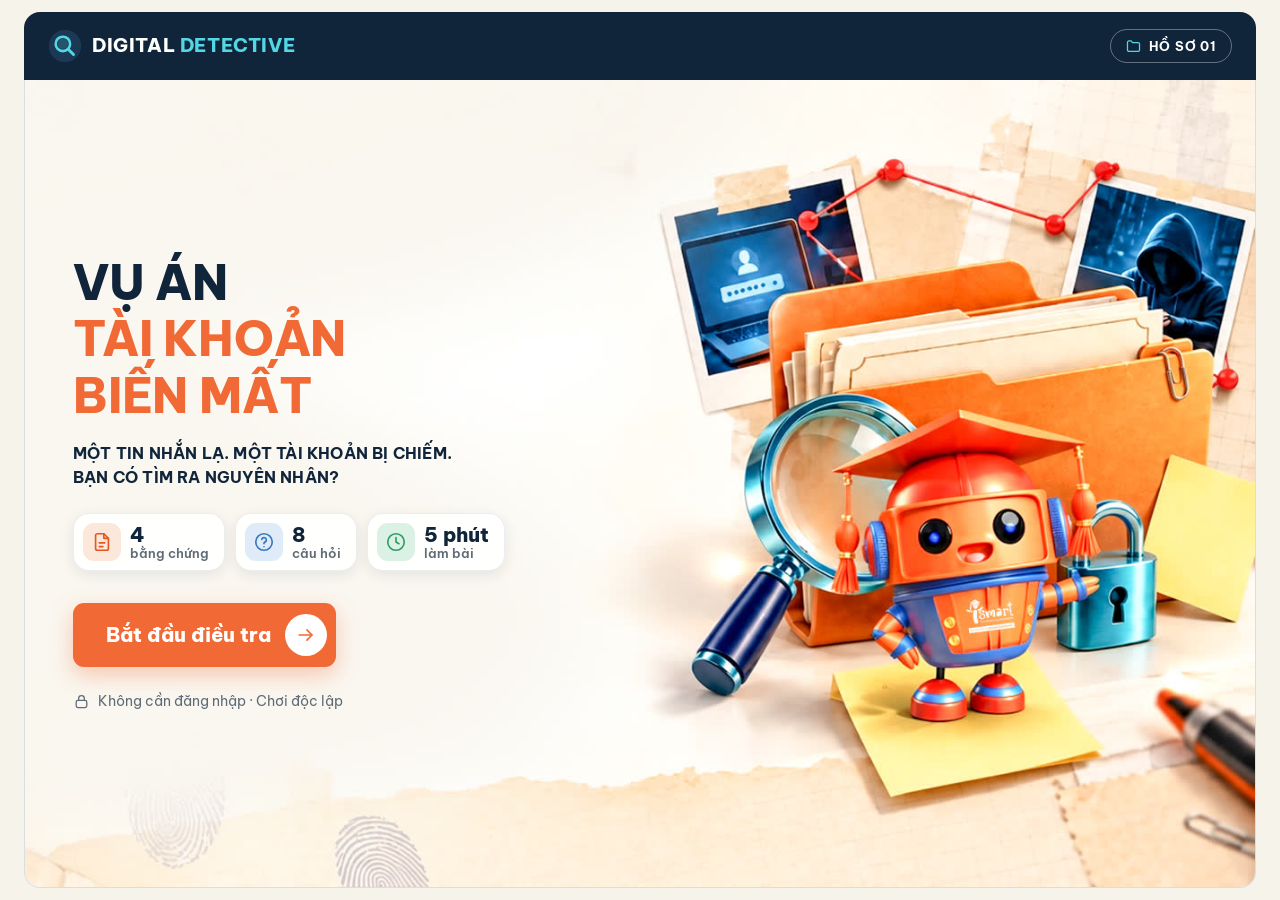
<file: index.html>
<!DOCTYPE html>
<html lang="vi">
<head>
  <meta charset="utf-8">
  <title>Digital Detective — Vụ án tài khoản biến mất</title>
  <meta name="viewport" content="width=device-width, initial-scale=1, viewport-fit=cover">
  <meta name="description" content="Mini game điều tra an toàn số dành cho học sinh THCS: đọc 4 bằng chứng, trả lời 8 câu hỏi trong 5 phút.">
  <meta name="theme-color" content="#10243A">
  <meta name="color-scheme" content="light">
  <meta name="apple-mobile-web-app-capable" content="yes">
  <meta name="apple-mobile-web-app-status-bar-style" content="black-translucent">
  <link rel="manifest" href="manifest.webmanifest">
  <link rel="icon" href="assets/img/logo.svg" type="image/svg+xml">
  <link rel="apple-touch-icon" href="assets/img/logo.svg">
  <!-- Tải sẵn toàn bộ font và hình của cả 4 màn ngay lần vào đầu tiên, để mất mạng
       giữa lượt không làm thiếu chữ hay thiếu hình ở các màn sau. -->
  <link rel="preload" href="assets/fonts/QdVPSTAyLFyeg_IDWvOJmVES_Hw4BXoKZA.woff2" as="font" type="font/woff2" crossorigin><!-- 400 vi -->
  <link rel="preload" href="assets/fonts/QdVPSTAyLFyeg_IDWvOJmVES_Hw3BXo.woff2" as="font" type="font/woff2" crossorigin><!-- 400 latin -->
  <link rel="preload" href="assets/fonts/QdVMSTAyLFyeg_IDWvOJmVES_HToIW86Rb0bcw.woff2" as="font" type="font/woff2" crossorigin><!-- 600 vi -->
  <link rel="preload" href="assets/fonts/QdVMSTAyLFyeg_IDWvOJmVES_HToIW81Rb0.woff2" as="font" type="font/woff2" crossorigin><!-- 600 latin -->
  <link rel="preload" href="assets/fonts/QdVMSTAyLFyeg_IDWvOJmVES_HSMIG86Rb0bcw.woff2" as="font" type="font/woff2" crossorigin><!-- 700 vi -->
  <link rel="preload" href="assets/fonts/QdVMSTAyLFyeg_IDWvOJmVES_HSMIG81Rb0.woff2" as="font" type="font/woff2" crossorigin><!-- 700 latin -->
  <link rel="preload" href="assets/fonts/QdVMSTAyLFyeg_IDWvOJmVES_HSQI286Rb0bcw.woff2" as="font" type="font/woff2" crossorigin><!-- 800 vi -->
  <link rel="preload" href="assets/fonts/QdVMSTAyLFyeg_IDWvOJmVES_HSQI281Rb0.woff2" as="font" type="font/woff2" crossorigin><!-- 800 latin -->
  <link rel="preload" href="assets/img/background-main.jpg" as="image" type="image/jpeg">
  <link rel="preload" href="assets/img/background-2.jpg" as="image" type="image/jpeg">
  <link rel="preload" href="assets/img/evidence-1.webp" as="image" type="image/webp">
  <link rel="stylesheet" href="assets/css/app.css">
</head>
<body>
  <div id="app"></div>

  <!-- iPad dựng đứng hoặc viewport dưới 960 CSS px: chặn chơi, dữ liệu và đồng hồ vẫn giữ nguyên -->
  <div class="rotate-gate" role="alert">
    <div>
      <svg class="icon" viewBox="0 0 24 24" width="56" height="56" fill="none" stroke="currentColor"
           stroke-width="1.6" stroke-linecap="round" stroke-linejoin="round" aria-hidden="true">
        <rect x="2.5" y="7" width="19" height="11" rx="2"></rect>
        <path d="M8 3.6a8 8 0 0 1 8 0"></path>
        <path d="M13.6 2.2 16.2 3.6 14.8 6.2"></path>
      </svg>
      <h2>Xoay iPad ngang để chơi</h2>
      <p>Trên máy tính, hãy mở cửa sổ trình duyệt rộng hơn 960&nbsp;px. Bài làm và đồng hồ của bạn vẫn đang được giữ nguyên.</p>
    </div>
  </div>

  <noscript>
    <div style="max-width:40em;margin:15vh auto;padding:0 24px;font-family:sans-serif;color:#10243A">
      <h1>Cần bật JavaScript</h1>
      <p>Trò chơi Digital Detective chạy hoàn toàn trên trình duyệt. Hãy bật JavaScript rồi tải lại trang.</p>
    </div>
  </noscript>

  <script type="module" src="src/app.js"></script>
  <script>
    // Service worker để app chạy lại được khi mất mạng sau lần tải đầu.
    //
    // Phần dưới xử lý chuyện phát hành bản mới. Mặc định của service worker
    // là bản mới nằm chờ cho tới khi ĐÓNG HẾT tab của trang — chỉ bấm tải
    // lại thì vẫn thấy giao diện cũ. Ở gian hàng không ai đóng hết tab, nên
    // phải chủ động thay.
    //
    // Nhưng cũng không được thay giữa lượt chơi, nên trang chỉ nhắn
    // SKIP_WAITING khi không có học sinh nào đang làm bài.
    if ('serviceWorker' in navigator && location.protocol.startsWith('http')) {
      window.addEventListener('load', async () => {
        let reg;
        try {
          reg = await navigator.serviceWorker.register('sw.js');
        } catch (err) {
          console.warn('[sw] không đăng ký được:', err);
          return;
        }

        const dangLamBai = () => {
          try {
            return window.__dd && window.__dd.getView() === 'playing';
          } catch (_) {
            return false;
          }
        };

        const thayKhiRanh = () => {
          if (reg.waiting && !dangLamBai()) {
            reg.waiting.postMessage({ type: 'SKIP_WAITING' });
          }
        };

        // Lần đầu cài đặt cũng phát controllerchange, nhưng lúc đó chưa có
        // controller cũ nên không cần tải lại.
        const daCoController = !!navigator.serviceWorker.controller;
        let daTaiLai = false;
        navigator.serviceWorker.addEventListener('controllerchange', () => {
          if (!daCoController || daTaiLai) return;
          daTaiLai = true;
          location.reload();
        });

        reg.addEventListener('updatefound', () => {
          const sw = reg.installing;
          if (!sw) return;
          sw.addEventListener('statechange', () => {
            if (sw.state === 'installed') thayKhiRanh();
          });
        });

        thayKhiRanh();
        // Nếu lúc phát hiện bản mới có em đang làm bài thì chờ, nộp xong mới thay.
        setInterval(thayKhiRanh, 10000);
      });
    }
  </script>
</body>
</html>
</file>
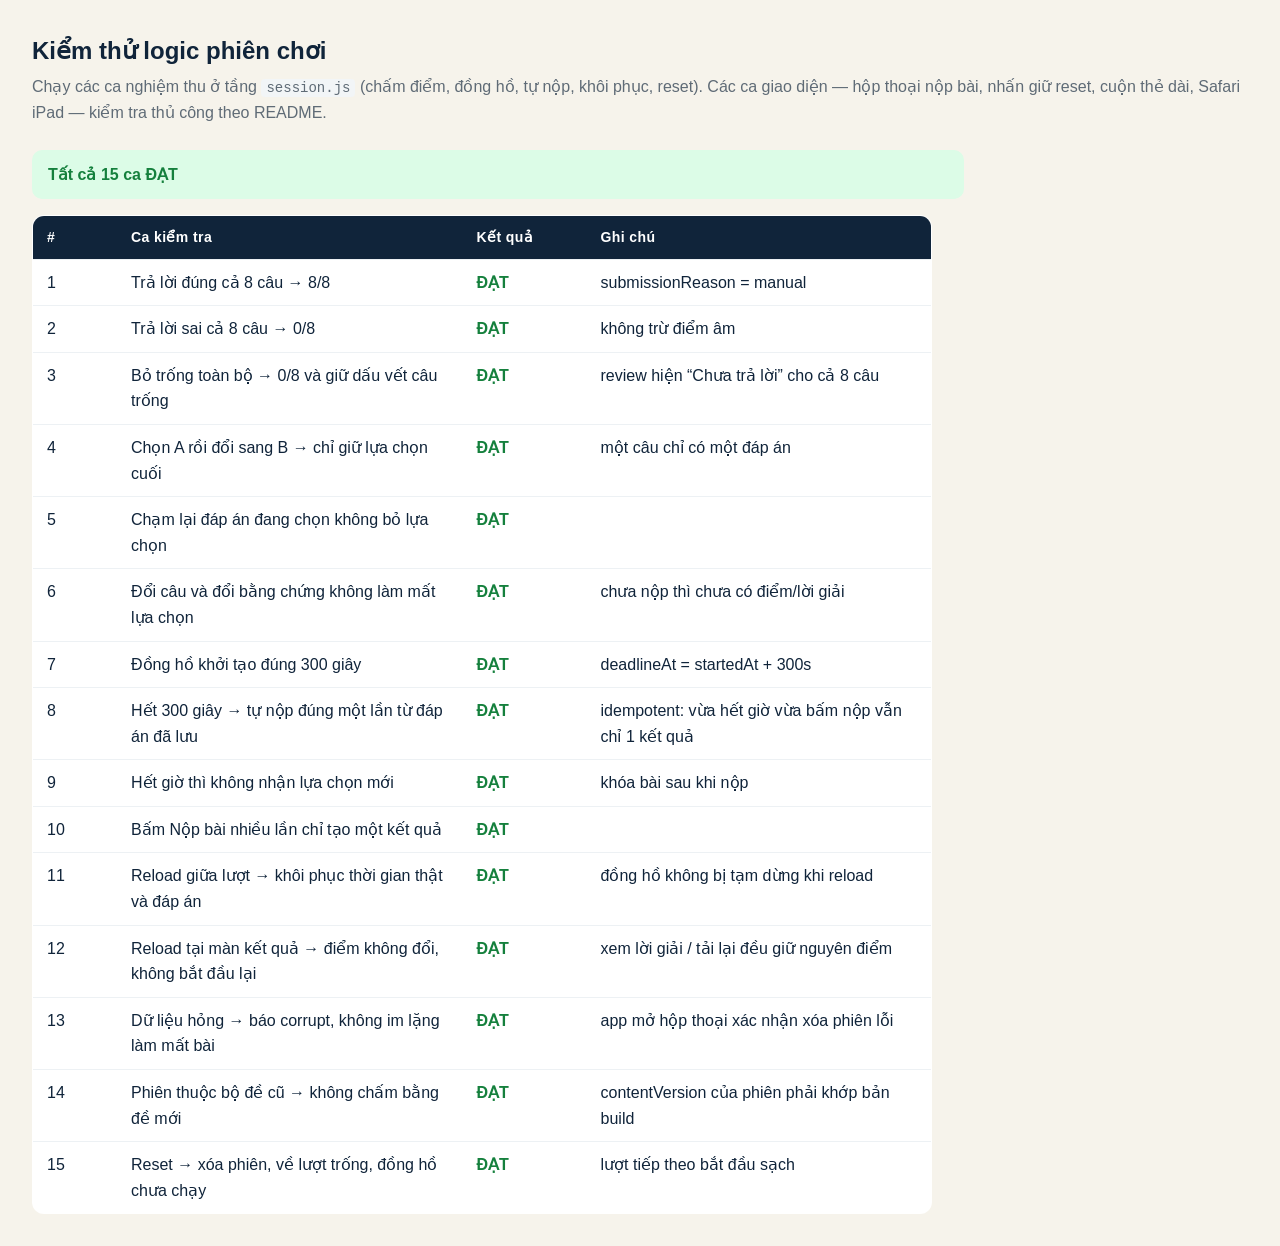
<file: tools/acceptance.html>
<!DOCTYPE html>
<html lang="vi">
<head>
  <meta charset="utf-8">
  <title>Digital Detective — Kiểm thử logic phiên chơi</title>
  <meta name="viewport" content="width=device-width, initial-scale=1">
  <style>
    body { font: 16px/1.6 -apple-system, 'Segoe UI', sans-serif; color: #10243A;
           background: #F6F3EB; margin: 0; padding: 32px; }
    h1 { font-size: 24px; margin: 0 0 4px; }
    p.sub { color: #5F6B76; margin: 0 0 24px; }
    table { border-collapse: collapse; width: 100%; max-width: 900px; background: #fff;
            border: 1px solid #D8DEE4; border-radius: 12px; overflow: hidden; }
    th, td { text-align: left; padding: 10px 14px; border-bottom: 1px solid #EDF1F4; vertical-align: top; }
    th { background: #10243A; color: #fff; font-size: 14px; letter-spacing: .4px; }
    tr:last-child td { border-bottom: none; }
    .ok { color: #15803D; font-weight: 700; }
    .no { color: #C2410C; font-weight: 700; }
    #summary { max-width: 900px; margin: 0 0 16px; padding: 12px 16px; border-radius: 10px;
               font-weight: 700; }
    #summary.pass { background: #DCFCE7; color: #15803D; }
    #summary.fail { background: #FEE7DC; color: #C2410C; }
    code { background: #F2F5F7; padding: 1px 5px; border-radius: 4px; font-size: 14px; }
  </style>
</head>
<body>
  <h1>Kiểm thử logic phiên chơi</h1>
  <p class="sub">
    Chạy các ca nghiệm thu ở tầng <code>session.js</code> (chấm điểm, đồng hồ, tự nộp, khôi phục, reset).
    Các ca giao diện — hộp thoại nộp bài, nhấn giữ reset, cuộn thẻ dài, Safari iPad — kiểm tra thủ công theo README.
  </p>
  <div id="summary">Đang chạy…</div>
  <table>
    <thead><tr><th style="width:56px">#</th><th>Ca kiểm tra</th><th style="width:96px">Kết quả</th><th>Ghi chú</th></tr></thead>
    <tbody id="rows"></tbody>
  </table>

  <script type="module">
    import { QUESTIONS, DURATION_SECONDS } from '../src/content.js';
    import * as S from '../src/session.js';
    import { SESSION_KEY } from '../src/storage.js';

    const KEY_ANSWERS = ['A', 'B', 'B', 'A', 'C', 'B', 'A', 'C'];
    const WRONG_ANSWERS = ['B', 'A', 'A', 'B', 'A', 'A', 'B', 'A'];
    const results = [];

    const reset = () => { localStorage.removeItem(SESSION_KEY); S.clear(); };
    const answerAll = (list) => QUESTIONS.forEach((q, i) => S.setAnswer(q.id, list[i]));

    /** Giả lập trôi thời gian bằng cách kéo lùi startedAt/deadlineAt trong bản lưu. */
    function shiftClock(ms) {
      const raw = JSON.parse(localStorage.getItem(SESSION_KEY));
      raw.startedAt -= ms;
      raw.deadlineAt -= ms;
      localStorage.setItem(SESSION_KEY, JSON.stringify(raw));
    }

    function test(name, fn) {
      try {
        const note = fn() || '';
        results.push({ name, pass: true, note });
      } catch (err) {
        results.push({ name, pass: false, note: err.message });
      }
    }
    const assert = (cond, msg) => { if (!cond) throw new Error(msg); };

    /* ---------------- 1. Chấm điểm ---------------- */

    test('Trả lời đúng cả 8 câu → 8/8', () => {
      reset(); S.start(); answerAll(KEY_ANSWERS);
      const r = S.submit('manual');
      assert(r.score === 8, `điểm = ${r.score}, cần 8`);
      return 'submissionReason = manual';
    });

    test('Trả lời sai cả 8 câu → 0/8', () => {
      reset(); S.start(); answerAll(WRONG_ANSWERS);
      const r = S.submit('manual');
      assert(r.score === 0, `điểm = ${r.score}, cần 0`);
      return 'không trừ điểm âm';
    });

    test('Bỏ trống toàn bộ → 0/8 và giữ dấu vết câu trống', () => {
      reset(); S.start();
      const r = S.submit('manual');
      assert(r.score === 0, `điểm = ${r.score}, cần 0`);
      assert(Object.keys(r.submittedAnswers).length === 0, 'submittedAnswers phải rỗng');
      return 'review hiện “Chưa trả lời” cho cả 8 câu';
    });

    test('Chọn A rồi đổi sang B → chỉ giữ lựa chọn cuối', () => {
      reset(); S.start();
      S.setAnswer('q1', 'A'); S.setAnswer('q1', 'B');
      const s = S.getSession();
      assert(s.progress.answers.q1 === 'B', `đang là ${s.progress.answers.q1}`);
      assert(S.answeredCount() === 1, 'phải đếm đúng 1 câu đã trả lời');
      return 'một câu chỉ có một đáp án';
    });

    test('Chạm lại đáp án đang chọn không bỏ lựa chọn', () => {
      reset(); S.start();
      S.setAnswer('q2', 'B'); S.setAnswer('q2', 'B');
      assert(S.getSession().progress.answers.q2 === 'B', 'lựa chọn bị bỏ');
      return '';
    });

    test('Đổi câu và đổi bằng chứng không làm mất lựa chọn', () => {
      reset(); S.start();
      S.setAnswer('q1', 'A');
      S.setCurrentQuestion('q5'); S.setActiveEvidence('ev3');
      S.setAnswer('q5', 'C');
      S.setCurrentQuestion('q1'); S.setActiveEvidence('ev1');
      const a = S.getSession().progress.answers;
      assert(a.q1 === 'A' && a.q5 === 'C', 'đáp án bị mất khi chuyển qua lại');
      assert(S.getResult() === null, 'chưa nộp mà đã có kết quả');
      return 'chưa nộp thì chưa có điểm/lời giải';
    });

    /* ---------------- 2. Đồng hồ và tự nộp ---------------- */

    test('Đồng hồ khởi tạo đúng 300 giây', () => {
      reset(); S.start();
      const s = S.getSession();
      assert(s.deadlineAt - s.startedAt === DURATION_SECONDS * 1000, 'deadline sai');
      const left = S.remainingMs();
      assert(left > 299_000 && left <= 300_000, `còn lại ${left}ms`);
      return `deadlineAt = startedAt + ${DURATION_SECONDS}s`;
    });

    test('Hết 300 giây → tự nộp đúng một lần từ đáp án đã lưu', () => {
      reset(); S.start();
      S.setAnswer('q1', 'A'); S.setAnswer('q2', 'B');
      shiftClock(301_000);
      const restored = S.restore();
      assert(restored.autoSubmitted, 'không tự nộp khi quá hạn');
      const r = S.getResult();
      assert(r.submissionReason === 'timeout', `lý do nộp = ${r.submissionReason}`);
      assert(r.score === 2, `điểm = ${r.score}, cần 2`);
      const before = r.submittedAt;
      S.submit('manual'); // bấm nộp thêm lần nữa
      assert(S.getResult().submittedAt === before, 'phiên bị chấm lại lần hai');
      return 'idempotent: vừa hết giờ vừa bấm nộp vẫn chỉ 1 kết quả';
    });

    test('Hết giờ thì không nhận lựa chọn mới', () => {
      reset(); S.start();
      shiftClock(301_000);
      S.restore();
      const res = S.setAnswer('q3', 'A');
      assert(!res.accepted, 'vẫn nhận đáp án sau khi hết giờ');
      assert(S.getResult().submittedAnswers.q3 === undefined, 'đáp án lọt vào bài đã nộp');
      return 'khóa bài sau khi nộp';
    });

    test('Bấm Nộp bài nhiều lần chỉ tạo một kết quả', () => {
      reset(); S.start(); answerAll(KEY_ANSWERS);
      const first = S.submit('manual');
      const second = S.submit('manual');
      const third = S.submit('timeout');
      assert(first.submittedAt === second.submittedAt, 'lần 2 tạo kết quả mới');
      assert(first.submittedAt === third.submittedAt, 'timeout ghi đè kết quả manual');
      return '';
    });

    /* ---------------- 3. Khôi phục sau reload ---------------- */

    test('Reload giữa lượt → khôi phục thời gian thật và đáp án', () => {
      reset(); S.start();
      S.setAnswer('q1', 'A'); S.setCurrentQuestion('q4'); S.setActiveEvidence('ev2');
      shiftClock(120_000); // đã trôi 2 phút
      const r = S.restore();
      assert(r.restored && !r.autoSubmitted, 'không khôi phục đúng trạng thái playing');
      const left = S.remainingMs();
      assert(left > 178_000 && left < 181_000, `còn lại ${Math.round(left / 1000)}s, cần ~180s`);
      const s = S.getSession();
      assert(s.progress.answers.q1 === 'A', 'mất đáp án');
      assert(s.progress.currentQuestionId === 'q4', 'mất câu đang xem');
      assert(s.progress.activeEvidenceId === 'ev2', 'mất tab bằng chứng');
      return 'đồng hồ không bị tạm dừng khi reload';
    });

    test('Reload tại màn kết quả → điểm không đổi, không bắt đầu lại', () => {
      reset(); S.start(); answerAll(KEY_ANSWERS);
      const before = S.submit('manual');
      const r = S.restore();
      assert(r.restored, 'không đọc lại được phiên đã nộp');
      assert(S.getSession().status === S.STATUS.RESULT, 'trạng thái không phải result');
      assert(S.getResult().score === before.score, 'điểm thay đổi sau reload');
      assert(S.getResult().submittedAt === before.submittedAt, 'thời điểm nộp thay đổi');
      return 'xem lời giải / tải lại đều giữ nguyên điểm';
    });

    test('Dữ liệu hỏng → báo corrupt, không im lặng làm mất bài', () => {
      reset();
      localStorage.setItem(SESSION_KEY, '{ khong-phai-json');
      const r = S.restore();
      assert(r.corrupt, 'không phát hiện dữ liệu hỏng');
      return 'app mở hộp thoại xác nhận xóa phiên lỗi';
    });

    test('Phiên thuộc bộ đề cũ → không chấm bằng đề mới', () => {
      reset(); S.start(); S.setAnswer('q1', 'A');
      const raw = JSON.parse(localStorage.getItem(SESSION_KEY));
      raw.contentVersion = '0.9.0-cu';
      localStorage.setItem(SESSION_KEY, JSON.stringify(raw));
      const r = S.restore();
      assert(r.corrupt, 'vẫn nhận phiên khác contentVersion');
      return 'contentVersion của phiên phải khớp bản build';
    });

    /* ---------------- 4. Reset của người phụ trách ---------------- */

    test('Reset → xóa phiên, về lượt trống, đồng hồ chưa chạy', () => {
      reset(); S.start(); answerAll(KEY_ANSWERS); S.submit('manual');
      S.clear();
      assert(!S.hasSession(), 'phiên vẫn còn sau reset');
      assert(localStorage.getItem(SESSION_KEY) === null, 'localStorage chưa được dọn');
      assert(S.restore().restored === false, 'vẫn khôi phục được phiên đã xóa');
      assert(S.remainingMs() === DURATION_SECONDS * 1000, 'đồng hồ đang chạy khi chưa vào lượt');
      return 'lượt tiếp theo bắt đầu sạch';
    });

    /* ---------------- Kết xuất ---------------- */

    reset();
    const rows = document.getElementById('rows');
    results.forEach((r, i) => {
      const tr = document.createElement('tr');
      tr.innerHTML = `<td>${i + 1}</td><td></td><td class="${r.pass ? 'ok' : 'no'}">${
        r.pass ? 'ĐẠT' : 'KHÔNG ĐẠT'
      }</td><td></td>`;
      tr.children[1].textContent = r.name;
      tr.children[3].textContent = r.note;
      rows.appendChild(tr);
    });

    const failed = results.filter((r) => !r.pass).length;
    const summary = document.getElementById('summary');
    summary.className = failed ? 'fail' : 'pass';
    summary.textContent = failed
      ? `${failed}/${results.length} ca KHÔNG ĐẠT`
      : `Tất cả ${results.length} ca ĐẠT`;
    window.__acceptance = { total: results.length, failed, results };
  </script>
</body>
</html>
</file>
<file: assets/css/app.css>
@import url('../fonts.css');

/* ================================================================
   1. Token
   ================================================================ */
:root {
  --navy: #10243A;
  --navy-soft: #1B3854;
  --paper: #F6F3EB;
  --surface: #FFFFFF;
  --orange: #F16A36;
  --orange-dark: #D9531F;
  --orange-tint: #FDEDE5;
  --cyan: #54D7E5;
  --cyan-tint: #E3F8FB;
  --cyan-deep: #2FA7BA;
  --muted: #5F6B76;
  --border: #D8DEE4;
  --border-strong: #C2CCD6;
  --danger: #C2410C;

  --r-lg: 16px;
  --r-md: 12px;
  --r-btn: 11px;
  --r-sm: 8px;

  --s1: 8px;
  --s2: 12px;
  --s3: 16px;
  --s4: 24px;
  --s5: 32px;
  --s6: 48px;

  --shadow-sm: 0 2px 6px rgba(16, 36, 58, .06);
  --shadow-md: 0 6px 18px rgba(16, 36, 58, .09);
  --shadow-lg: 0 14px 38px rgba(16, 36, 58, .14);

  --dur: 200ms;
  --ease: cubic-bezier(.22, .61, .36, 1);

  --header-h: 64px;
  --app-max: 1440px;

  /* Thang chữ mặc định cho iPad ngang 1024×768 */
  --fs-body: 16px;
  --fs-lead: 17px;
  --fs-question: 22px;
  --fs-screen-title: 28px;
  --fs-hero: 46px;
}

/* Desktop rộng: tăng khoảng thở và cỡ hình, chữ chỉ nhích nhẹ (không phóng vô hạn) */
@media (min-width: 1180px) {
  :root {
    --fs-body: 17px;
    --fs-lead: 18px;
    --fs-question: 24px;
    --fs-screen-title: 32px;
    --fs-hero: 48px;
    --header-h: 68px;
  }
}
@media (min-width: 1400px) {
  :root {
    --fs-question: 26px;
    --fs-screen-title: 34px;
    --fs-hero: 52px;
  }
}

/* ================================================================
   2. Nền tảng
   ================================================================ */
*,
*::before,
*::after { box-sizing: border-box; }

html, body { height: 100%; }

body {
  margin: 0;
  font-family: 'Be Vietnam Pro', -apple-system, BlinkMacSystemFont, 'Segoe UI', Roboto, sans-serif;
  font-size: var(--fs-body);
  line-height: 1.55;
  color: var(--navy);
  background: var(--paper);
  -webkit-text-size-adjust: 100%;
  -webkit-font-smoothing: antialiased;
  overflow: hidden;              /* không để trang cuộn; chỉ vùng nội dung cuộn */
  overscroll-behavior: none;
}

h1, h2, h3, p, ul, ol { margin: 0; }
ul, ol { padding: 0; list-style: none; }
button { font: inherit; color: inherit; }

.icon { flex: none; display: block; }

.visually-hidden {
  position: absolute; width: 1px; height: 1px;
  margin: -1px; padding: 0; overflow: hidden;
  clip: rect(0 0 0 0); clip-path: inset(50%); white-space: nowrap;
}

:focus-visible {
  outline: 3px solid var(--cyan-deep);
  outline-offset: 2px;
  border-radius: 4px;
}

/* ================================================================
   3. Khung ứng dụng
   ================================================================ */
#app {
  height: 100dvh;
  height: 100vh;
  display: flex;
  flex-direction: column;
  align-items: center;
}
@supports (height: 100dvh) { #app { height: 100dvh; } }

.shell {
  width: 100%;
  max-width: var(--app-max);
  height: 100%;
  display: flex;
  flex-direction: column;
  min-height: 0;
  padding: 0 var(--s3);
}
@media (min-width: 1180px) { .shell { padding: 0 var(--s4); } }

/* ---------- Header ---------- */
.app-header {
  flex: none;
  height: var(--header-h);
  margin-top: var(--s2);
  display: flex;
  align-items: center;
  gap: var(--s3);
  padding: 0 var(--s4);
  background: var(--navy);
  color: #fff;
  border-radius: var(--r-lg) var(--r-lg) 0 0;
}
.brand { display: flex; align-items: center; gap: 10px; }
.brand img { width: 34px; height: 34px; }
.brand-name {
  font-size: 19px; font-weight: 800; letter-spacing: .6px;
  white-space: nowrap;
}
.brand-name em { font-style: normal; color: var(--cyan); }

.header-spacer { flex: 1 1 auto; }

.file-tag {
  display: inline-flex; align-items: center; gap: 7px;
  font-size: 13px; font-weight: 700; letter-spacing: .8px;
  padding: 6px 14px; border-radius: 999px;
  border: 1.5px solid rgba(255, 255, 255, .35);
  color: #fff; white-space: nowrap;
}
.file-tag .icon { color: var(--cyan); }
.file-tag.is-submitted .icon { color: var(--navy); }
.file-tag.is-submitted { background: var(--cyan); border-color: var(--cyan); color: var(--navy); }

/* Đồng hồ + tiến độ trên header màn chơi */
.hud { display: flex; align-items: center; gap: var(--s4); }
.timer {
  display: flex; align-items: center; gap: 8px;
  padding: 7px 16px; border-radius: 999px;
  background: rgba(255, 255, 255, .1);
  border: 1.5px solid rgba(255, 255, 255, .22);
  font-variant-numeric: tabular-nums;
  font-size: 19px; font-weight: 800; letter-spacing: .5px;
  transition: background var(--dur) var(--ease), border-color var(--dur) var(--ease);
}
.timer.is-warning { background: rgba(241, 106, 54, .22); border-color: var(--orange); color: #FFD9C8; }
.progress-read { display: flex; align-items: center; gap: 10px; font-size: 14px; color: #CBD8E4; }
.progress-read b { color: #fff; font-weight: 700; }
.progress-bar {
  width: 104px; height: 8px; border-radius: 999px;
  background: rgba(255, 255, 255, .18); overflow: hidden;
}
.progress-bar span {
  display: block; height: 100%; border-radius: 999px;
  background: var(--cyan);
  transition: width var(--dur) var(--ease);
}

/* ---------- Thân màn ---------- */
.app-main {
  flex: 1 1 auto;
  min-height: 0;
  display: flex;
  flex-direction: column;
  border: 1px solid var(--border);
  border-top: none;
  border-radius: 0 0 var(--r-lg) var(--r-lg);
  background: var(--surface);
  margin-bottom: var(--s2);
  overflow: hidden;
  position: relative;
}

.screen {
  flex: 1 1 auto;
  min-height: 0;
  display: flex;
  flex-direction: column;
  animation: screen-in var(--dur) var(--ease) both;
}
@keyframes screen-in {
  from { opacity: 0; transform: translateY(8px); }
  to   { opacity: 1; transform: none; }
}

/* ================================================================
   4. Nút
   ================================================================ */
.btn {
  display: inline-flex; align-items: center; justify-content: center;
  gap: 10px;
  min-height: 48px; padding: 12px 24px;
  border: 1.5px solid transparent; border-radius: var(--r-btn);
  font-size: var(--fs-body); font-weight: 700;
  background: var(--surface); color: var(--navy);
  white-space: nowrap;
  cursor: pointer;
  transition: background var(--dur) var(--ease), border-color var(--dur) var(--ease),
              transform 120ms var(--ease), box-shadow var(--dur) var(--ease);
  -webkit-tap-highlight-color: transparent;
}
.btn:active { transform: translateY(1px); }

.btn-primary {
  background: var(--orange); color: #fff;
  box-shadow: 0 6px 16px rgba(241, 106, 54, .3);
  font-weight: 800;
}
.btn-primary:hover { background: var(--orange-dark); }

.btn-secondary { border-color: var(--border-strong); background: var(--surface); }
.btn-secondary:hover { border-color: var(--navy-soft); background: #FAFBFC; }

.btn-ghost { background: transparent; color: var(--muted); font-weight: 600; }
.btn-ghost:hover { color: var(--navy); background: #F2F5F7; }

.btn:disabled { opacity: .45; cursor: not-allowed; }
.btn:disabled:active { transform: none; }

.btn-lg { min-height: 60px; font-size: 19px; padding: 14px 34px; }
@media (min-width: 1180px) { .btn-lg { min-height: 64px; font-size: 20px; } }

/* ================================================================
   5. Màn 1 — Chào mừng
   ================================================================ */
/* Chữ nằm trọn trong khoảng trống bên trái của ảnh nền; cụm tang vật
   trong ảnh chiếm khoảng 48% bên phải nên nội dung không được tràn qua. */
.welcome {
  flex-direction: row;
  align-items: center;

  /* Ảnh nền vụ án. Neo về bên PHẢI: ảnh gốc 16:9 còn khung máy là 4:3,
     nên phần bị cắt rơi vào khoảng trống bên trái, không cắt mất cụm
     tang vật (kẹp hồ sơ, robot, ổ khoá) nằm sát mép phải. */
  background: url('../img/background-main.jpg') right center / cover no-repeat;
}
.welcome-copy {
  flex: 0 0 auto;
  width: min(52%, 600px);
  display: flex; flex-direction: column; justify-content: center;
  padding: var(--s5) var(--s3) var(--s5) var(--s6);
  min-width: 0;
}
@media (max-width: 1100px) {
  .welcome-copy { width: 50%; padding: var(--s4) var(--s2) var(--s4) var(--s5); }
}

/* line-height phải rộng hơn chữ Latin vì tiếng Việt viết hoa có dấu chồng
   tầng: Ế và Ấ đội thêm mũ trên dấu sắc, còn Ụ thả dấu nặng xuống dưới.
   Ở 1.04 thì dấu nặng của "VỤ" đụng dấu huyền của "TÀI" ngay bên dưới. */
.hero-title {
  font-size: var(--fs-hero);
  font-weight: 800;
  line-height: 1.18;
  letter-spacing: -.2px;
  margin-bottom: var(--s3);
}
.hero-title span { display: block; }
.hero-title .accent { color: var(--orange); }

.hero-tagline {
  font-size: 15px;
  font-weight: 700;
  line-height: 1.5;
  letter-spacing: .2px;
  text-transform: uppercase;
  color: var(--navy);
  max-width: 24em;
  margin-bottom: var(--s4);
}
@media (min-width: 1180px) { .hero-tagline { font-size: 16px; } }

/* ---- Ba chỉ số: số lớn trên, nhãn nhỏ dưới, ô icon có màu riêng ---- */
/* Ba chip phải nằm gọn một hàng ở 1024px: ở đó chỉ còn ~451px cho cả
   hàng, nên padding và ô icon được giữ chặt. */
.chip-row {
  display: flex; flex-wrap: wrap; gap: 10px;
  margin-bottom: var(--s5);
  list-style: none;
}
.chip {
  display: inline-flex; align-items: center; gap: 9px;
  padding: 9px 15px 9px 9px;
  border: 1px solid rgba(16, 36, 58, .08);
  border-radius: 16px;
  background: rgba(255, 255, 255, .92);
  box-shadow: 0 4px 14px rgba(16, 36, 58, .09);
  white-space: nowrap;
}
.chip-icon {
  display: grid; place-items: center;
  width: 38px; height: 38px; flex: none;
  border-radius: 11px;
}
.chip-icon.tone-orange { background: #FCE7DB; color: #E4581F; }
.chip-icon.tone-blue   { background: #E0EBF9; color: #3579BE; }
.chip-icon.tone-green  { background: #DCF1E5; color: #2F9D62; }

.chip-text { display: flex; flex-direction: column; line-height: 1.15; }
.chip-text b { font-size: 20px; font-weight: 800; color: var(--navy); }
.chip-text small { font-size: 13px; font-weight: 600; color: var(--muted); }

/* ---- Nút chính: mũi tên nằm trong đĩa tròn trắng ---- */
.btn-cta {
  gap: 14px;
  padding: 8px 8px 8px 32px;
  box-shadow: 0 8px 22px rgba(241, 106, 54, .34);
}
.btn-arrow {
  display: grid; place-items: center;
  width: 42px; height: 42px; flex: none;
  border-radius: 50%;
  background: #fff; color: var(--orange);
}
.btn-cta:hover .btn-arrow { color: #D8551F; }

.hero-note {
  display: flex; align-items: center; gap: 8px;
  margin-top: var(--s4);
  font-size: 14px; color: var(--muted);
}
.hero-note .icon { flex: none; }


/* ================================================================
   6. Màn 2 — Nhận vụ án
   ================================================================ */
.briefing { flex-direction: row; }
.briefing-left {
  position: relative;
  flex: 1 1 56%;
  min-width: 0;
  display: flex; flex-direction: column;
  padding: var(--s5) var(--s4) var(--s4) var(--s5);
  overflow: hidden;
}
.briefing-right {
  flex: 0 0 44%;
  display: flex; flex-direction: column; justify-content: center;
  gap: var(--s4);
  padding: var(--s5) var(--s5) var(--s4) var(--s4);
  border-left: 1px solid var(--border);
  background: #FBFDFF;
  min-width: 0;
}
@media (max-width: 1100px) {
  .briefing-left { padding: var(--s4); }
  .briefing-right { padding: var(--s4); }
}

/* Hình minh họa vụ án, tràn hết đáy cột trái. Ảnh gốc vuông nên `cover`
   sẽ cắt phần trên (giá sách, bảng ghim) và giữ lại cụm bàn học — đúng
   khung hình cần thấy. Nằm dưới cùng để tờ ghi chú đè lên được. */
.briefing-scene {
  position: absolute;
  left: 0; right: 0; bottom: 0;
  height: 66%;
  z-index: 0;
  pointer-events: none;
  background: url('../img/background-2.jpg') center bottom / cover no-repeat;

  /* Mép trên mờ dần để hình hoà vào nền giấy. Cần thiết vì khung cắt đổi
     theo kích thước máy: không có lớp này thì ở 1024px ảnh bị cắt ngang
     tấm bảng ghim thành một đường thẳng gắt. */
  -webkit-mask-image: linear-gradient(to bottom, transparent 0, #000 26%);
  mask-image: linear-gradient(to bottom, transparent 0, #000 26%);
}
/* Chữ và tờ ghi chú luôn nằm trên hình minh họa. */
.briefing-left > .screen-title,
.briefing-left > .note-wrap { position: relative; z-index: 1; }

.screen-title { font-size: var(--fs-screen-title); font-weight: 800; line-height: 1.2; }

/* Hai nét vàng nhỏ cạnh tiêu đề, kiểu ghi chú tay */
.has-spark { position: relative; display: inline-block; padding-right: 34px; }
.has-spark::before,
.has-spark::after {
  content: '';
  position: absolute; right: 8px;
  width: 15px; height: 5px; border-radius: 3px;
  background: #F6B93B;
}
.has-spark::before { top: 18%; transform: rotate(-38deg); }
.has-spark::after { top: 42%; right: 2px; transform: rotate(-6deg); }

.note-wrap { position: relative; margin-top: var(--s4); max-width: 560px; }
.note-paper {
  position: relative;
  background: #FFFDF6;
  border: 1px solid #E8E0CE;
  border-radius: 3px;
  padding: var(--s4) var(--s4) var(--s4) 60px;
  font-size: var(--fs-lead);
  line-height: 1.7;
  box-shadow: var(--shadow-md);
  /* mép giấy hơi lệch cho giống tờ ghi chú */
  clip-path: polygon(0 1.2%, 100% 0, 99.4% 99%, .6% 100%);
}
.note-paper::after {
  content: '';
  position: absolute; inset: 0;
  background-image: repeating-linear-gradient(transparent 0 31px, rgba(16, 36, 58, .05) 31px 32px);
  pointer-events: none;
}
.paper-clip {
  position: absolute; top: -18px; left: 20px;
  width: 24px; height: 54px;
  border: 4px solid #A8B6C2;
  border-radius: 13px;
  border-bottom-color: transparent;
  transform: rotate(-8deg);
  z-index: 2;
}
.paper-clip::before {
  content: ''; position: absolute; top: 9px; left: 3px;
  width: 12px; height: 34px;
  border: 4px solid #C3CDD7; border-radius: 8px; border-bottom-color: transparent;
}

/* ---- Tiêu đề "Nhiệm vụ của bạn": icon kẹp giấy + gạch chân vàng ---- */
.missions-title {
  display: flex; align-items: center; gap: 12px;
}
.missions-icon {
  display: grid; place-items: center;
  width: 42px; height: 42px; flex: none;
  color: var(--orange);
}
.underlined { position: relative; }
.underlined::after {
  content: '';
  position: absolute; left: 2px; right: 6px; bottom: -7px;
  height: 5px; border-radius: 3px;
  background: #F6B93B;
  transform: rotate(-.7deg);
}

/* ---- Ba thẻ nhiệm vụ ---- */
.mission-list {
  display: flex; flex-direction: column; gap: 14px;
  margin-top: var(--s4);
  list-style: none;
}
.mission {
  display: flex; align-items: center; gap: 14px;
  padding: 12px 16px;
  border-radius: 16px;
  background: #EAF3FC;
  border: 1px solid #D8E8F7;
  font-size: var(--fs-lead); font-weight: 700;
  color: var(--navy);
}
.mission-badge {
  flex: none; width: 48px; height: 48px; border-radius: 13px;
  display: grid; place-items: center;
  background: #fff; color: #2F6FA8;
  box-shadow: 0 2px 6px rgba(16, 36, 58, .08);
}
.mission-text { flex: 1 1 auto; min-width: 0; }
.mission-index { font-weight: 800; }
/* Mũi tên chỉ là dấu trang trí — thẻ nhiệm vụ không bấm được. */
.mission-chevron { flex: none; color: #8FB4D4; display: grid; place-items: center; }

.timer-note {
  display: flex; align-items: center; gap: 10px;
  font-size: 15px; color: var(--muted);
}
.footnote { font-size: 14px; color: var(--muted); }
.briefing-right .footnote { text-align: right; }
.back-row {
  display: flex; align-items: center; justify-content: space-between;
  gap: var(--s2);
}

/* Cụm được gạch chân cam trên tờ ghi chú: hai mấu chốt của vụ án. */
.note-paper em {
  font-style: normal;
  font-weight: 700;
  box-shadow: inset 0 -3px 0 rgba(241, 106, 54, .55);
}

.back-row { margin-top: var(--s4); }

/* ================================================================
   7. Màn 3 — Điều tra
   ================================================================ */
.game {
  flex-direction: row;
  gap: var(--s4);
  padding: var(--s4);
  min-height: 0;
}
.evidence-pane { flex: 0 0 48%; display: flex; flex-direction: column; min-width: 0; min-height: 0; }
.question-pane { flex: 1 1 52%; display: flex; flex-direction: column; min-width: 0; min-height: 0; }

/* ---- Bằng chứng ---- */
.pane-title { font-size: var(--fs-screen-title); font-weight: 800; margin-bottom: var(--s2); }

.evidence-tabs {
  display: grid;
  grid-template-columns: 1fr 1fr;
  gap: var(--s2);
  margin-bottom: var(--s2);
}
.evidence-tab {
  min-height: 48px;
  padding: 10px 16px;
  text-align: left;
  border: 1.5px solid var(--border);
  border-radius: var(--r-btn);
  background: var(--surface);
  font-size: 15px; font-weight: 600;
  cursor: pointer;
  transition: background var(--dur) var(--ease), border-color var(--dur) var(--ease), color var(--dur) var(--ease);
  -webkit-tap-highlight-color: transparent;
}
.evidence-tab:hover { border-color: var(--border-strong); }
.evidence-tab[aria-selected='true'] {
  background: var(--orange); border-color: var(--orange); color: #fff; font-weight: 700;
  box-shadow: 0 4px 12px rgba(241, 106, 54, .26);
}

/* Bằng chứng là ẢNH. Dùng `contain` chứ không phải `cover`: trong ảnh có
   chữ mà học sinh phải đọc được (tên tài khoản, mã OTP, mốc giờ), cắt mép
   là mất nội dung bài. Thà để dư khoảng trống còn hơn cắt mất chữ. */
.evidence-card {
  flex: 1 1 auto;
  min-height: 0;
  display: flex;
  overflow: hidden;
  border: 1px solid var(--border);
  border-radius: var(--r-md);
  background: #FAFBFC;
  padding: 0;
  margin: 0;
}
.evidence-card picture {
  flex: 1 1 auto;
  min-height: 0;
  display: flex;
}
.evidence-img {
  width: 100%;
  height: 100%;
  object-fit: contain;
  display: block;
}

/* ---- Câu hỏi ---- */
.q-label {
  font-size: 15px; font-weight: 800; letter-spacing: 1px;
  color: var(--orange); text-transform: uppercase;
  margin-bottom: 6px;
}
.q-prompt {
  font-size: var(--fs-question);
  font-weight: 700; line-height: 1.32;
  margin-bottom: var(--s3);
}

.options { display: flex; flex-direction: column; gap: var(--s2); }
.option {
  display: flex; align-items: center; gap: var(--s3);
  width: 100%;
  min-height: 56px;
  padding: 12px var(--s3);
  text-align: left;
  background: var(--surface);
  border: 1.5px solid var(--border);
  border-radius: var(--r-md);
  font-size: var(--fs-body);
  cursor: pointer;
  transition: background var(--dur) var(--ease), border-color var(--dur) var(--ease);
  -webkit-tap-highlight-color: transparent;
}
.option:hover { border-color: var(--border-strong); }
.option[aria-checked='true'] {
  background: var(--orange-tint);
  border-color: var(--orange);
}
.option-radio {
  flex: none; width: 24px; height: 24px; border-radius: 50%;
  border: 2px solid var(--border-strong);
  display: grid; place-items: center;
  transition: border-color var(--dur) var(--ease);
}
.option[aria-checked='true'] .option-radio { border-color: var(--orange); }
.option-radio::after {
  content: ''; width: 12px; height: 12px; border-radius: 50%;
  background: var(--orange);
  transform: scale(0);
  transition: transform 140ms var(--ease);
}
.option[aria-checked='true'] .option-radio::after { transform: scale(1); }
.option-key { flex: none; font-weight: 800; width: 1.2em; }
.option-text { min-width: 0; }
.option:disabled { cursor: default; opacity: 1; }

.save-hint {
  display: flex; align-items: center; gap: 8px;
  min-height: 26px; margin-top: var(--s2);
  font-size: 14px; color: var(--muted);
}
.save-hint.is-error { color: var(--danger); font-weight: 600; }

/* ---- Dãy 1–8 ---- */
.q-nav {
  display: flex; flex-wrap: wrap; gap: var(--s1);
  margin-top: var(--s3);
}
.q-nav-btn {
  width: 44px; height: 44px;
  border-radius: 50%;
  border: 1.5px solid var(--border);
  background: var(--surface);
  font-weight: 700; font-size: 16px;
  cursor: pointer;
  transition: background var(--dur) var(--ease), border-color var(--dur) var(--ease);
  -webkit-tap-highlight-color: transparent;
}
.q-nav-btn.is-answered { background: var(--cyan-tint); border-color: #BFECF3; }
.q-nav-btn.is-current { border-color: var(--orange); border-width: 2.5px; color: var(--orange); }

/* ---- Thanh thao tác ---- */
.action-bar {
  display: flex; align-items: center; gap: var(--s2);
  margin-top: auto;
  padding-top: var(--s3);
}
.action-bar .spacer { flex: 1 1 auto; }
.action-bar .btn { min-height: 52px; padding: 12px 18px; }

.time-warning {
  display: flex; align-items: center; gap: 8px;
  margin-top: var(--s2);
  padding: 10px var(--s3);
  border-radius: var(--r-btn);
  background: var(--orange-tint);
  border: 1.5px solid #F8C9B2;
  color: var(--danger);
  font-size: 15px; font-weight: 600;
}

/* ================================================================
   8. Màn 4 — Kết quả
   ================================================================ */
.result { flex-direction: row; }
.result-main {
  flex: 1 1 58%;
  min-width: 0;
  display: flex; flex-direction: column; justify-content: center;
  padding: var(--s5) var(--s4) var(--s4) var(--s5);
  overflow-y: auto;
}
.result-art {
  flex: 0 0 42%;
  min-width: 0;
  display: flex; align-items: center; justify-content: center;
  padding: var(--s4);
  border-left: 1px solid var(--border);
}
.result-art img {
  width: 100%; max-width: 420px; height: auto; max-height: 100%;
  object-fit: contain;
}
@media (max-width: 1100px) {
  .result-main { padding: var(--s4); }
}

.result-main > * { max-width: 660px; }
.result-heading { font-size: var(--fs-screen-title); font-weight: 800; margin-bottom: var(--s4); }

.score-card {
  display: flex; flex-direction: column; align-items: center; gap: 4px;
  padding: var(--s4) var(--s5);
  background: var(--cyan-tint);
  border: 1.5px solid #BFECF3;
  border-radius: var(--r-lg);
  margin-bottom: var(--s3);
}
.score-value {
  font-size: 76px; font-weight: 800; line-height: .95;
  letter-spacing: -2px;
  font-variant-numeric: tabular-nums;
  color: var(--navy);
}
@media (min-width: 1180px) { .score-value { font-size: 88px; } }
.score-label {
  font-size: 17px; font-weight: 800; letter-spacing: 1.4px;
  text-transform: uppercase; color: var(--navy);
}

.staff-banner {
  display: flex; align-items: center; gap: var(--s2);
  padding: 14px var(--s4);
  background: var(--cyan);
  border-radius: var(--r-md);
  color: var(--navy);
  font-size: var(--fs-lead); font-weight: 700;
  margin-bottom: var(--s3);
}

.timeout-note {
  display: flex; align-items: center; gap: 8px;
  margin-bottom: var(--s3);
  font-size: 15px; font-weight: 600; color: var(--danger);
}

.staff-zone {
  margin-top: var(--s4);
  padding-top: var(--s4);
  border-top: 1px solid var(--border);
}
.staff-zone-label {
  font-size: 13px; font-weight: 800; letter-spacing: 1.2px;
  text-transform: uppercase; color: var(--muted);
  margin-bottom: var(--s2);
}

/* Nút nhấn giữ 1,5 giây */
/* Nhấn lâu trên màn cảm ứng mặc định là CHỌN CHỮ và hiện menu Copy/Share.
   Trình duyệt chuyển sang chọn chữ sau khoảng 0,5 giây, gửi pointercancel
   và lượt giữ bị huỷ trước khi đủ 1,5 giây. Chặn cả ba đường:
   user-select (chọn chữ), touch-callout (menu iOS), touch-action (cử chỉ). */
.hold-btn {
  position: relative; overflow: hidden; width: 100%;
  -webkit-user-select: none; user-select: none;
  -webkit-touch-callout: none;
  touch-action: none;
}
.hold-btn * { -webkit-user-select: none; user-select: none; }
.hold-btn .hold-fill {
  position: absolute; inset: 0 auto 0 0;
  width: 0;
  background: var(--cyan-tint);
  pointer-events: none;
}
.hold-btn.is-holding .hold-fill { transition: width 1500ms linear; width: 100%; }
.hold-btn > span { position: relative; z-index: 1; display: inline-flex; align-items: center; gap: 10px; }

/* ---- Lời giải ---- */
.review-panel {
  position: absolute; inset: 0;
  background: var(--surface);
  display: flex; flex-direction: column;
  z-index: 20;
  animation: screen-in var(--dur) var(--ease) both;
}
.review-head {
  flex: none;
  display: flex; align-items: center; gap: var(--s3);
  padding: var(--s3) var(--s4);
  border-bottom: 1px solid var(--border);
}
.review-head h2 { font-size: 22px; font-weight: 800; }
.review-body {
  flex: 1 1 auto; min-height: 0;
  overflow-y: auto; -webkit-overflow-scrolling: touch;
  padding: var(--s4);
  display: flex; flex-direction: column; gap: var(--s3);
}
.review-item {
  border: 1px solid var(--border);
  border-radius: var(--r-md);
  padding: var(--s3);
  background: #FAFBFC;
}
.review-item-head {
  display: flex; align-items: baseline; gap: var(--s2);
  margin-bottom: var(--s2);
}
.review-num { font-size: 14px; font-weight: 800; letter-spacing: .8px; color: var(--muted); }
.review-q { font-size: 18px; font-weight: 700; line-height: 1.35; }
.review-rows { display: flex; flex-direction: column; gap: 6px; }
.review-row { display: flex; gap: 10px; align-items: baseline; font-size: 15px; }
.review-row dt { flex: none; width: 10.5em; color: var(--muted); }
.review-row dd { margin: 0; font-weight: 600; }
.review-row.is-correct dd { color: #15803D; }
.review-row.is-wrong dd { color: var(--danger); }
.review-row.is-blank dd { color: var(--muted); font-style: italic; font-weight: 500; }
.review-explain {
  margin-top: var(--s2); padding-top: var(--s2);
  border-top: 1px dashed var(--border);
  font-size: 15px; color: var(--muted); line-height: 1.6;
}
.review-badge {
  margin-left: auto; flex: none;
  font-size: 13px; font-weight: 800; letter-spacing: .5px;
  padding: 4px 12px; border-radius: 999px;
}
.review-badge.ok { background: #DCFCE7; color: #15803D; }
.review-badge.no { background: #FEE7DC; color: var(--danger); }
.review-badge.blank { background: #EEF1F4; color: var(--muted); }

/* ================================================================
   9. Hộp thoại
   ================================================================ */
.overlay {
  position: fixed; inset: 0; z-index: 60;
  background: rgba(16, 36, 58, .55);
  display: grid; place-items: center;
  padding: var(--s4);
  animation: fade-in 160ms var(--ease) both;
}
@keyframes fade-in { from { opacity: 0; } to { opacity: 1; } }

.dialog {
  width: min(520px, 100%);
  background: var(--surface);
  border-radius: var(--r-lg);
  box-shadow: var(--shadow-lg);
  padding: var(--s4);
  animation: screen-in var(--dur) var(--ease) both;
}
.dialog h2 { font-size: 22px; font-weight: 800; margin-bottom: var(--s2); }
.dialog p { color: var(--muted); line-height: 1.6; }
.dialog-actions {
  display: flex; gap: var(--s2); justify-content: flex-end;
  margin-top: var(--s4);
}

/* ================================================================
   10. Thông báo xoay máy / màn hình nhỏ
   ================================================================ */
.rotate-gate {
  position: fixed; inset: 0; z-index: 90;
  display: none;
  place-items: center;
  padding: var(--s5);
  text-align: center;
  background: var(--paper);
}
.rotate-gate .icon { color: var(--cyan-deep); margin: 0 auto var(--s3); }
.rotate-gate h2 { font-size: 24px; font-weight: 800; margin-bottom: var(--s2); }
.rotate-gate p { color: var(--muted); max-width: 30em; }

/* Dưới 960 CSS px hoặc iPad dựng đứng: chặn chơi, dữ liệu và đồng hồ vẫn giữ */
@media (max-width: 959px), (orientation: portrait) and (max-width: 1200px) {
  .rotate-gate { display: grid; }
}

/* ================================================================
   11. Cảnh báo bộ nhớ
   ================================================================ */
.storage-alert {
  flex: none;
  display: flex; align-items: center; gap: var(--s2);
  padding: 10px var(--s4);
  background: #FEF3C7;
  border-bottom: 1px solid #FCD34D;
  color: #92400E;
  font-size: 15px; font-weight: 600;
}

/* ================================================================
   12. Ăn mừng 8/8 — nhẹ, không kéo dài
   ================================================================ */
.confetti { position: absolute; inset: 0; overflow: hidden; pointer-events: none; z-index: 5; }
.confetti i {
  position: absolute; top: -14px;
  width: 7px; height: 11px; border-radius: 2px;
  opacity: 0;
  animation: confetti-fall 1400ms var(--ease) forwards;
}
@keyframes confetti-fall {
  0%   { opacity: 0; transform: translateY(-10px) rotate(0deg); }
  12%  { opacity: 1; }
  100% { opacity: 0; transform: translateY(80vh) rotate(420deg); }
}

/* ================================================================
   13. Chuyển động và chiều sâu

   Chỉ chạm vào chuyển động của khối; thẻ bằng chứng, câu hỏi và đáp án
   giữ nền sạch, tương phản cao — trẻ phải đọc được đề mới làm được bài.
   ================================================================ */

:root { --scan: rgba(84, 215, 229, .55); }

/* ---------------- 13.1 Chuyển màn ---------------- */

.app-main { perspective: 1400px; }

.screen {
  transform-origin: 50% 50%;
  animation: screen-in-3d 380ms var(--ease) both;
}
@keyframes screen-in-3d {
  from { opacity: 0; transform: translateZ(-140px) rotateX(7deg) translateY(16px); }
  to   { opacity: 1; transform: none; }
}

/* Chip và nhiệm vụ nhảy vào lần lượt */
.chip {
  animation: pop-in 320ms var(--ease) both;
  animation-delay: calc(240ms + var(--i, 0) * 80ms);
}
.mission {
  animation: slide-in-3d 380ms var(--ease) both;
  animation-delay: calc(140ms + var(--i, 0) * 90ms);
}
@keyframes pop-in {
  from { opacity: 0; transform: translateY(10px) scale(.94); }
  to   { opacity: 1; transform: none; }
}
@keyframes slide-in-3d {
  from { opacity: 0; transform: translateX(26px) rotateY(-14deg); }
  to   { opacity: 1; transform: none; }
}

/* Giấy ghi chú nghiêng nhẹ trong không gian */
.note-wrap { perspective: 900px; }
.note-paper {
  transform: rotateY(-2.2deg) rotateX(1.4deg);
  animation: note-in 460ms var(--ease) both;
}
@keyframes note-in {
  from { opacity: 0; transform: rotateY(-16deg) rotateX(6deg) translateZ(-60px); }
  to   { opacity: 1; transform: rotateY(-2.2deg) rotateX(1.4deg); }
}

/* ---------------- 13.2 Thẻ bằng chứng lật 3D ---------------- */

.evidence-card-stage {
  flex: 1 1 auto;
  min-height: 0;
  display: flex;
  perspective: 1200px;
}
.evidence-card {
  flex: 1 1 auto;
  animation: card-flip 420ms var(--ease) both;
  transform-origin: 50% 50%;
}
@keyframes card-flip {
  from { opacity: 0; transform: rotateY(-22deg) translateZ(-90px); }
  to   { opacity: 1; transform: none; }
}


/* Tab bằng chứng: nhấc lên khi đang mở */
.evidence-tab {
  transform: translateZ(0);
  transition: background var(--dur) var(--ease), border-color var(--dur) var(--ease),
              color var(--dur) var(--ease), transform var(--dur) var(--ease),
              box-shadow var(--dur) var(--ease);
}
.evidence-tab[aria-selected='true'] {
  transform: translateY(-2px) scale(1.015);
  box-shadow: 0 6px 16px rgba(241, 106, 54, .34), 0 0 0 1px rgba(241, 106, 54, .2);
}

/* ---------------- 13.3 Câu hỏi và đáp án ---------------- */

.question-pane { perspective: 1100px; }
.q-label, .q-prompt, .options {
  animation: q-in 340ms var(--ease) both;
}
.q-prompt { animation-delay: 50ms; }
.options  { animation-delay: 90ms; }
@keyframes q-in {
  from { opacity: 0; transform: translateX(22px) rotateY(9deg); }
  to   { opacity: 1; transform: none; }
}

.option {
  position: relative;
  overflow: hidden;
  transform: translateZ(0);
  animation: opt-in 300ms var(--ease) both;
  animation-delay: calc(120ms + var(--i, 0) * 70ms);
  transition: background var(--dur) var(--ease), border-color var(--dur) var(--ease),
              transform 140ms var(--ease), box-shadow var(--dur) var(--ease);
}
@keyframes opt-in {
  from { opacity: 0; transform: translateY(12px) rotateX(-10deg); }
  to   { opacity: 1; transform: none; }
}
.option:hover { transform: translateY(-2px); }
.option:active { transform: translateY(1px) scale(.995); }
.option[aria-checked='true'] {
  transform: translateY(-2px);
  box-shadow: 0 8px 20px rgba(241, 106, 54, .22);
}

/* Vệt quét chạy qua đáp án vừa chọn — KHÔNG hàm ý đúng/sai */
.option-scan {
  position: absolute; inset: 0;
  pointer-events: none;
  opacity: 0;
  background: linear-gradient(100deg, transparent 20%, var(--scan) 50%, transparent 80%);
}
.option.is-scanning .option-scan { animation: opt-scan 560ms var(--ease) 1; }
@keyframes opt-scan {
  0%   { opacity: 0; transform: translateX(-100%); }
  25%  { opacity: .5; }
  100% { opacity: 0; transform: translateX(100%); }
}

/* Dãy 1–8 nhấc lên ở câu đang xem */
.q-nav-btn {
  transition: background var(--dur) var(--ease), border-color var(--dur) var(--ease),
              transform var(--dur) var(--ease), box-shadow var(--dur) var(--ease);
}
.q-nav-btn.is-current {
  transform: translateY(-3px) scale(1.06);
  box-shadow: 0 6px 14px rgba(241, 106, 54, .3);
}

/* ---------------- 13.4 Đồng hồ ---------------- */

.timer { font-variant-numeric: tabular-nums; }
/* Dưới 60 giây: nhấp nháy rất nhẹ — đủ để chú ý, không gây giật */
.timer.is-warning { animation: timer-pulse 1.1s ease-in-out infinite; }
@keyframes timer-pulse {
  0%, 100% { box-shadow: 0 0 0 0 rgba(241, 106, 54, .5); }
  50%      { box-shadow: 0 0 0 7px rgba(241, 106, 54, 0); }
}

/* ---------------- 13.5 Màn kết quả ---------------- */

.result-main { perspective: 1000px; }

.score-card {
  position: relative;
  overflow: hidden;
  animation: score-in 520ms var(--ease) both;
  animation-delay: 120ms;
}
@keyframes score-in {
  from { opacity: 0; transform: rotateX(26deg) translateZ(-90px); }
  to   { opacity: 1; transform: none; }
}

/* Bốn góc ngắm kiểu màn hình phân tích */
.score-frame { position: absolute; inset: 10px; pointer-events: none; }
.score-corner { position: absolute; width: 16px; height: 16px; border: 2.5px solid var(--cyan-deep); opacity: .65; }
.score-corner.tl { top: 0; left: 0; border-right: none; border-bottom: none; }
.score-corner.tr { top: 0; right: 0; border-left: none; border-bottom: none; }
.score-corner.bl { bottom: 0; left: 0; border-right: none; border-top: none; }
.score-corner.br { bottom: 0; right: 0; border-left: none; border-top: none; }

.score-value {
  font-variant-numeric: tabular-nums;
  transform-origin: 50% 50%;
}
.score-value.is-ticking { animation: score-tick 300ms var(--ease) 1; }
@keyframes score-tick {
  0%   { transform: rotateX(-70deg) scale(.9); opacity: .35; }
  100% { transform: none; opacity: 1; }
}

.staff-banner {
  animation: slide-in-3d 420ms var(--ease) both;
  animation-delay: 420ms;
}

/* Lời giải: từng thẻ trượt vào */
.review-item {
  animation: slide-in-3d 320ms var(--ease) both;
  animation-delay: calc(var(--i, 0) * 45ms);
}

/* ---------------- 13.6 Ăn mừng 8/8 ---------------- */

.confetti i { animation-duration: 1600ms; }

/* ================================================================
   14. prefers-reduced-motion

   Tắt toàn bộ lớp hiệu ứng ở mục 13, giữ nguyên bố cục và màu sắc.
   Nút nhấn giữ vẫn phải chạy đủ 1,5 giây vì đó là cơ chế chống bấm
   nhầm, không phải trang trí.
   ================================================================ */
@media (prefers-reduced-motion: reduce) {
  *, *::before, *::after {
    animation-duration: 1ms !important;
    animation-iteration-count: 1 !important;
    animation-delay: 0ms !important;
    transition-duration: 1ms !important;
  }
  .hold-btn.is-holding .hold-fill { transition: width 1500ms linear !important; }

  .confetti { display: none; }

  /* Bỏ mọi biến dạng 3D, đưa về phẳng */
  .screen,
  .note-paper,
  .evidence-card { transform: none !important; }
  .evidence-tab[aria-selected='true'],
  .option[aria-checked='true'],
  .q-nav-btn.is-current { transform: none !important; }
}

/* ================================================================
   15. Màn hình thấp — máy tính bảng Android chạy trong trình duyệt

   Máy 1280×800 mở trong Chrome chỉ còn khoảng 560–620px chiều cao, vì
   thanh tab, thanh địa chỉ và thanh hệ thống ăn mất phần còn lại.
   ================================================================ */

/* Canh giữa an toàn. `justify-content: center` đẩy phần tràn ra CẢ HAI
   đầu: tiêu đề bị cắt ở trên và không cuộn lên được. Dùng margin auto
   thì khi đủ chỗ vẫn canh giữa, còn khi thiếu chỗ nội dung bắt đầu từ
   trên và cuộn xuống được. */
.welcome-copy,
.briefing-right,
.result-main { justify-content: flex-start; }
.welcome-copy > :first-child,
.briefing-right > :first-child,
.result-main > :first-child { margin-top: auto; }
.welcome-copy > :last-child,
.briefing-right > :last-child,
.result-main > :last-child { margin-bottom: auto; }
.welcome-copy,
.briefing-right { overflow-y: auto; }

/* Không cho flex bóp các khối lại. Thẻ điểm có overflow: hidden nên khi
   bị bóp, con số "4/8" bị cắt mất nửa. Thiếu chỗ thì cuộn, không bóp. */
.welcome-copy > *,
.briefing-right > *,
.result-main > *,
.briefing-left > .screen-title,
.briefing-left > .note-wrap { flex-shrink: 0; }

@media (max-height: 720px) {
  :root {
    --header-h: 52px;
    --fs-hero: 40px;
    --fs-screen-title: 24px;
    --fs-question: 20px;
    --fs-lead: 16px;
  }
  .app-header { margin-top: var(--s1); }
  .app-main { margin-bottom: var(--s1); }
  .brand img { width: 28px; height: 28px; }
  .brand-name { font-size: 17px; }
  .timer { padding: 5px 14px; font-size: 17px; }

  /* Chào mừng */
  .welcome-copy { padding-top: var(--s3); padding-bottom: var(--s3); }
  .hero-title { margin-bottom: var(--s2); }
  .hero-tagline { margin-bottom: var(--s3); }
  .chip-row { margin-bottom: var(--s4); }
  .hero-note { margin-top: var(--s3); }
  .btn-lg { min-height: 52px; font-size: 18px; }

  /* Nhận vụ án */
  .briefing-left { padding-top: var(--s3); padding-bottom: var(--s3); }
  .briefing-right { gap: var(--s2); padding-top: var(--s3); padding-bottom: var(--s3); }
  .note-wrap { margin-top: var(--s3); }
  .note-paper { padding-top: var(--s3); padding-bottom: var(--s3); line-height: 1.6; }
  .mission-list { gap: 10px; margin-top: var(--s3); }
  .mission { padding: 8px 14px; }
  .mission-badge { width: 40px; height: 40px; border-radius: 11px; }
  .back-row { margin-top: 0; }

  /* Chơi */
  .game { padding: var(--s3); gap: var(--s3); }
  .pane-title { margin-bottom: var(--s1); }
  .evidence-tabs { gap: var(--s1); margin-bottom: var(--s1); }
  .evidence-tab { min-height: 44px; padding: 8px 14px; }
  .q-prompt { margin-bottom: var(--s2); }
  .options { gap: var(--s1); }
  .option { min-height: 48px; padding: 8px var(--s3); }
  .q-nav { margin-top: var(--s2); }
  .q-nav-btn { width: 40px; height: 40px; }
  .action-bar { padding-top: var(--s2); }
  .action-bar .btn { min-height: 46px; padding: 10px 16px; }

  /* Kết quả */
  .result-main { padding-top: var(--s3); padding-bottom: var(--s3); }
  .result-heading { margin-bottom: var(--s2); }
  .timeout-note { margin-bottom: var(--s2); }
  .score-card { padding: var(--s2) var(--s4); margin-bottom: var(--s2); }
  .score-value { font-size: 56px; }
  .score-label { font-size: 15px; }
  .staff-banner { padding: 10px var(--s3); margin-bottom: var(--s2); }
  .staff-zone { margin-top: var(--s2); padding-top: var(--s2); }
  .review-head { padding: var(--s2) var(--s3); }
  .review-body { padding: var(--s3); }
}

@media (max-height: 620px) {
  :root {
    --header-h: 48px;
    --fs-hero: 36px;
    --fs-screen-title: 22px;
    --fs-question: 19px;
  }
  .chip-row { margin-bottom: var(--s3); }
  .option { min-height: 44px; }
  .q-nav-btn { width: 38px; height: 38px; font-size: 15px; }
  .action-bar .btn { min-height: 44px; }
  .score-value { font-size: 46px; }
  .result-heading { font-size: 22px; }
  #hold-hint { font-size: 13px; }
}

/* Chạm nhanh hoặc nhấn hơi lâu vào nút, đáp án, tab trên máy cảm ứng dễ
   vô tình bôi chữ hoặc bật menu Copy. Chữ trên nút không cần chọn. */
button {
  -webkit-user-select: none; user-select: none;
  -webkit-touch-callout: none;
}
</file>
